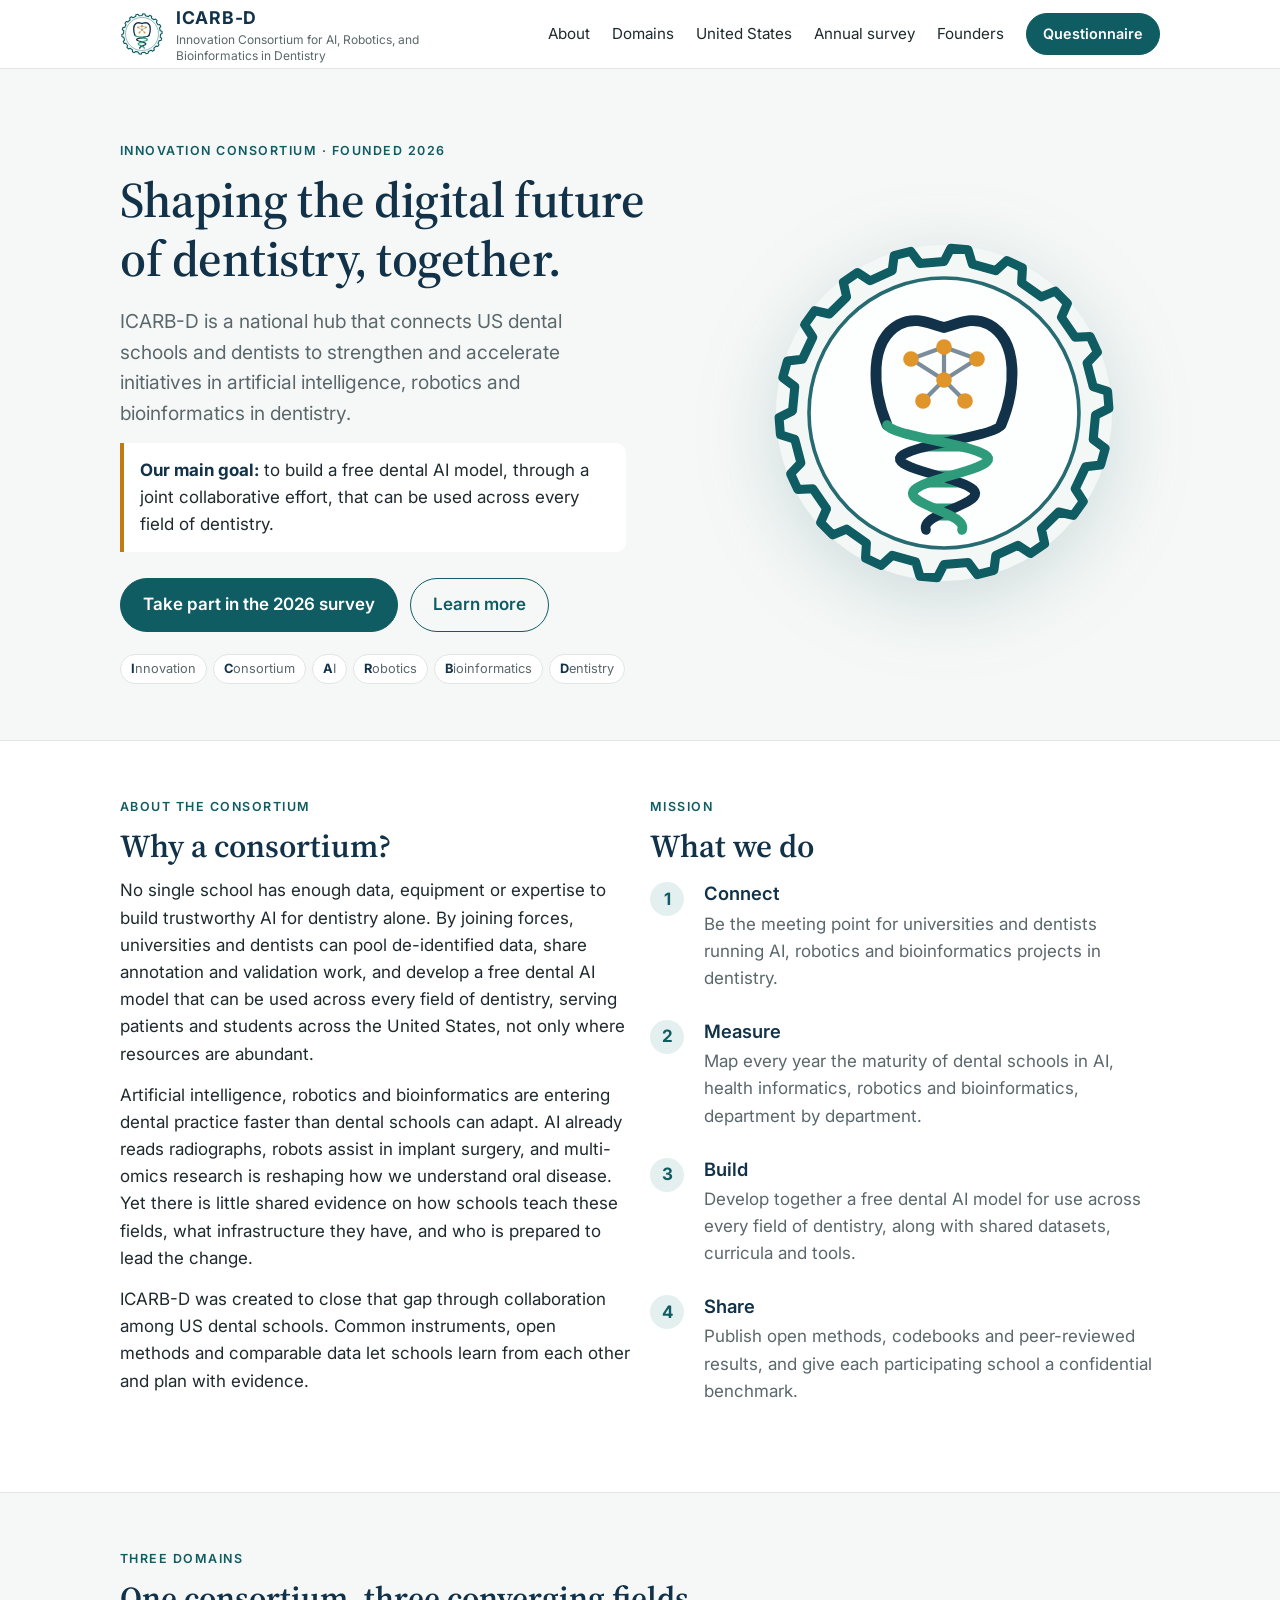
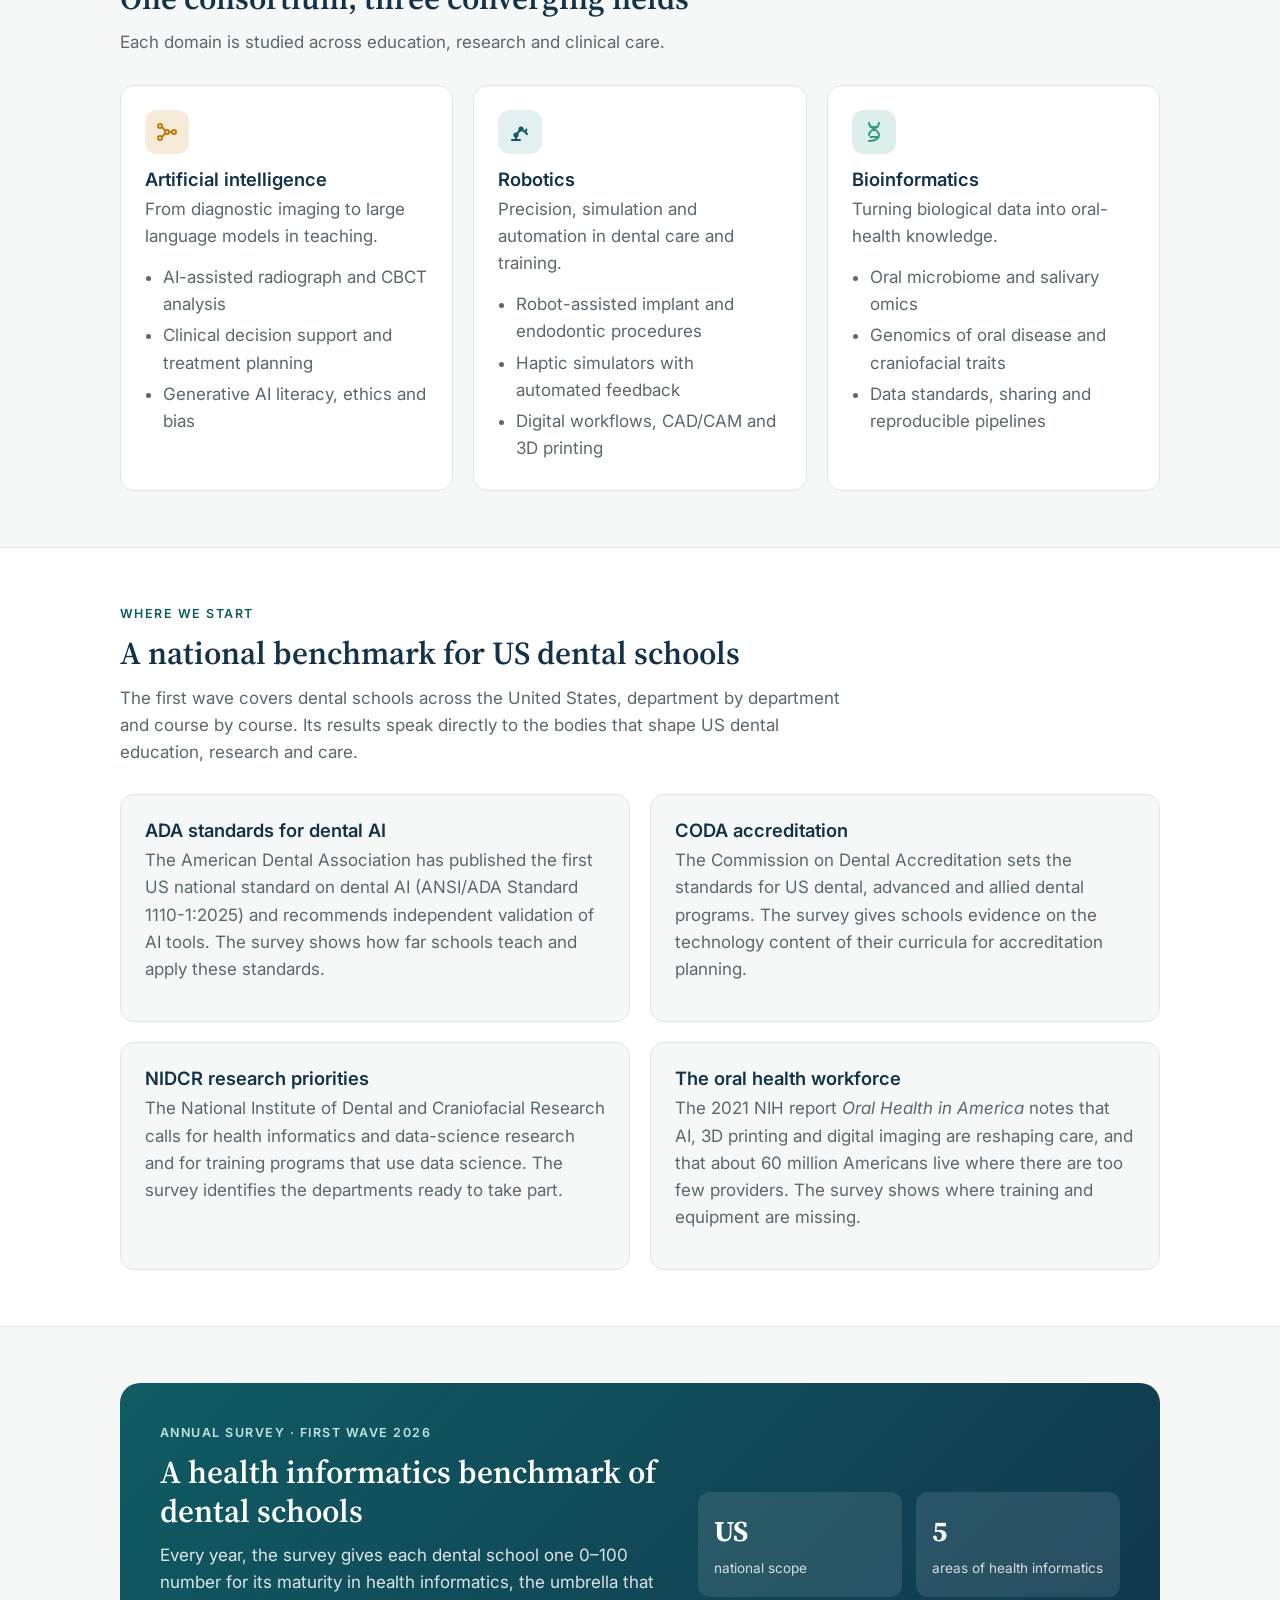
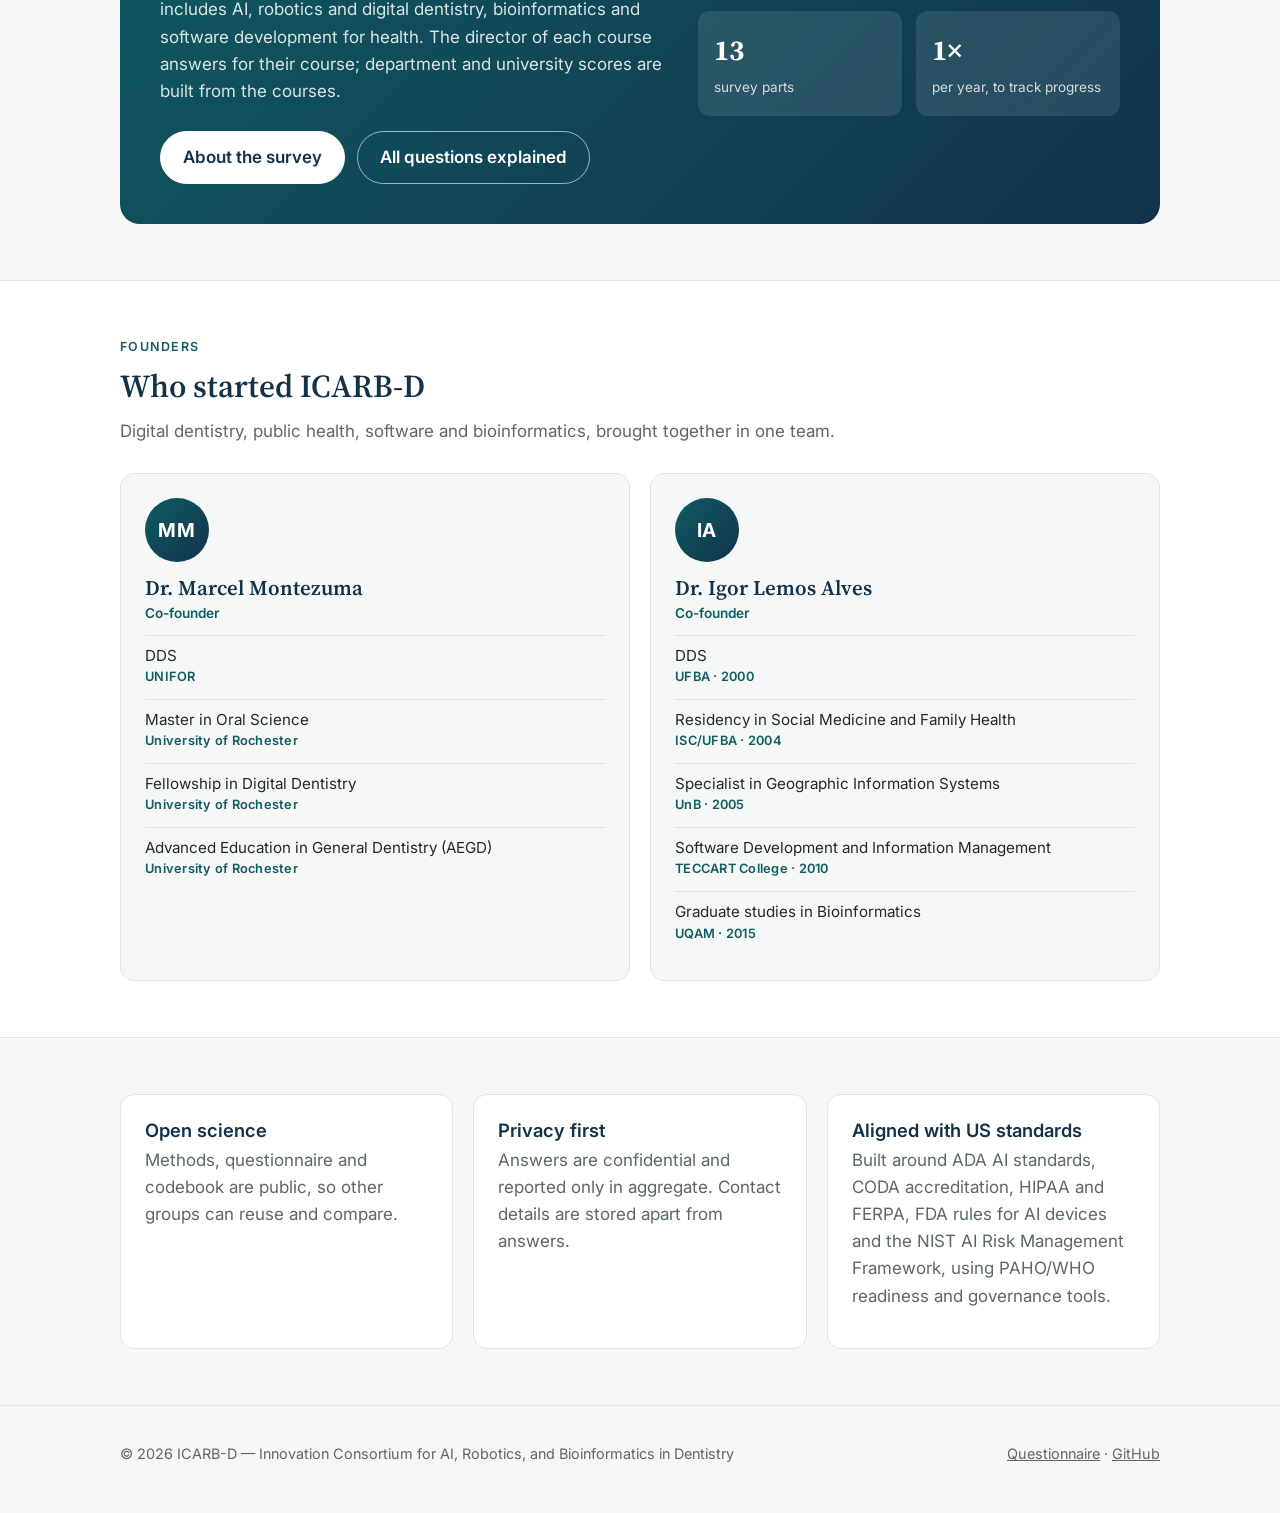
<file: index.html>
<!doctype html>
<html lang="en">
<head>
  <meta charset="utf-8" />
  <meta name="viewport" content="width=device-width, initial-scale=1" />
  <title>ICARB-D — Innovation Consortium for AI, Robotics, and Bioinformatics in Dentistry</title>
  <meta name="description" content="ICARB-D connects dental schools to measure, build and share artificial intelligence, robotics and bioinformatics in oral-health education, research and care." />
  <link rel="icon" type="image/svg+xml" href="assets/logo.svg" />
  <link rel="preconnect" href="https://fonts.googleapis.com" />
  <link rel="preconnect" href="https://fonts.gstatic.com" crossorigin />
  <link href="https://fonts.googleapis.com/css2?family=Inter:wght@400;600;700&family=Source+Serif+4:wght@600&display=swap" rel="stylesheet" />
  <link rel="stylesheet" href="assets/styles.css" />
</head>
<body>
  <header class="site-header">
    <nav class="wrap nav" aria-label="Main">
      <a class="brand" href="./">
        <img src="assets/logo.svg" alt="" />
        <span><strong>ICARB-D</strong><small>Innovation Consortium for AI, Robotics, and Bioinformatics in Dentistry</small></span>
      </a>
      <div class="nav-links">
        <a href="#about">About</a>
        <a href="#domains">Domains</a>
        <a href="#us">United States</a>
        <a href="#study">Annual survey</a>
        <a href="#founders">Founders</a>
        <a class="btn primary" href="form.html">Questionnaire</a>
      </div>
    </nav>
  </header>

  <main>
    <section class="hero">
      <div class="wrap hero-grid">
        <div>
          <div class="eyebrow">Innovation consortium · founded 2026</div>
          <h1>Shaping the digital future of dentistry, together.</h1>
          <p class="lead">ICARB-D is a national hub that connects US dental schools and dentists to strengthen and accelerate initiatives in artificial intelligence, robotics and bioinformatics in dentistry.</p>
          <p class="goal"><strong>Our main goal:</strong> to build a free dental AI model, through a joint collaborative effort, that can be used across every field of dentistry.</p>
          <div class="cta">
            <a class="btn primary" href="form.html">Take part in the 2026 survey</a>
            <a class="btn" href="#about">Learn more</a>
          </div>
          <div class="acronym" aria-label="Acronym">
            <span><b>I</b>nnovation</span><span><b>C</b>onsortium</span><span><b>A</b>I</span><span><b>R</b>obotics</span><span><b>B</b>ioinformatics</span><span><b>D</b>entistry</span>
          </div>
        </div>
        <img class="hero-logo" src="assets/logo.svg" alt="ICARB-D logo: a tooth with neural-network nodes in the crown and DNA-helix roots, inside a robotic gear" />
      </div>
    </section>

    <section id="about" class="alt">
      <div class="wrap grid-2">
        <div>
          <div class="eyebrow">About the consortium</div>
          <h2>Why a consortium?</h2>
          <p>No single school has enough data, equipment or expertise to build trustworthy AI for dentistry alone. By joining forces, universities and dentists can pool de-identified data, share annotation and validation work, and develop a free dental AI model that can be used across every field of dentistry, serving patients and students across the United States, not only where resources are abundant.</p>
          <p>Artificial intelligence, robotics and bioinformatics are entering dental practice faster than dental schools can adapt. AI already reads radiographs, robots assist in implant surgery, and multi-omics research is reshaping how we understand oral disease. Yet there is little shared evidence on how schools teach these fields, what infrastructure they have, and who is prepared to lead the change.</p>
          <p>ICARB-D was created to close that gap through collaboration among US dental schools. Common instruments, open methods and comparable data let schools learn from each other and plan with evidence.</p>
        </div>
        <div>
          <div class="eyebrow">Mission</div>
          <h2>What we do</h2>
          <ol class="steps">
            <li><div><h3>Connect</h3><p class="muted">Be the meeting point for universities and dentists running AI, robotics and bioinformatics projects in dentistry.</p></div></li>
            <li><div><h3>Measure</h3><p class="muted">Map every year the maturity of dental schools in AI, health informatics, robotics and bioinformatics, department by department.</p></div></li>
            <li><div><h3>Build</h3><p class="muted">Develop together a free dental AI model for use across every field of dentistry, along with shared datasets, curricula and tools.</p></div></li>
            <li><div><h3>Share</h3><p class="muted">Publish open methods, codebooks and peer-reviewed results, and give each participating school a confidential benchmark.</p></div></li>
          </ol>
        </div>
      </div>
    </section>

    <section id="domains">
      <div class="wrap">
        <div class="section-head">
          <div class="eyebrow">Three domains</div>
          <h2>One consortium, three converging fields</h2>
          <p class="muted">Each domain is studied across education, research and clinical care.</p>
        </div>
        <div class="grid-3">
          <article class="card">
            <div class="icon ai" aria-hidden="true"><svg viewBox="0 0 24 24" fill="none" stroke="currentColor" stroke-width="2" stroke-linecap="round"><circle cx="5" cy="6" r="2"/><circle cx="5" cy="18" r="2"/><circle cx="19" cy="12" r="2"/><circle cx="12" cy="12" r="2"/><path d="M7 6.8 10.3 11M7 17.2 10.3 13M14 12h3"/></svg></div>
            <h3>Artificial intelligence</h3>
            <p class="muted">From diagnostic imaging to large language models in teaching.</p>
            <ul>
              <li>AI-assisted radiograph and CBCT analysis</li>
              <li>Clinical decision support and treatment planning</li>
              <li>Generative AI literacy, ethics and bias</li>
            </ul>
          </article>
          <article class="card">
            <div class="icon rob" aria-hidden="true"><svg viewBox="0 0 24 24" fill="none" stroke="currentColor" stroke-width="2" stroke-linecap="round" stroke-linejoin="round"><path d="M4 20h8M8 20v-5l5-6 4 3"/><circle cx="8" cy="15" r="1.6"/><circle cx="13" cy="9" r="1.6"/><path d="M17 12l2 2M17 12l1.5-2.5"/></svg></div>
            <h3>Robotics</h3>
            <p class="muted">Precision, simulation and automation in dental care and training.</p>
            <ul>
              <li>Robot-assisted implant and endodontic procedures</li>
              <li>Haptic simulators with automated feedback</li>
              <li>Digital workflows, CAD/CAM and 3D printing</li>
            </ul>
          </article>
          <article class="card">
            <div class="icon bio" aria-hidden="true"><svg viewBox="0 0 24 24" fill="none" stroke="currentColor" stroke-width="2" stroke-linecap="round"><path d="M7 3c0 6 10 6 10 12s-10 6-10 6M17 3c0 6-10 6-10 12"/><path d="M8.5 7h7M8.5 17h7"/></svg></div>
            <h3>Bioinformatics</h3>
            <p class="muted">Turning biological data into oral-health knowledge.</p>
            <ul>
              <li>Oral microbiome and salivary omics</li>
              <li>Genomics of oral disease and craniofacial traits</li>
              <li>Data standards, sharing and reproducible pipelines</li>
            </ul>
          </article>
        </div>
      </div>
    </section>

    <section class="alt" id="us">
      <div class="wrap">
        <div class="section-head">
          <div class="eyebrow">Where we start</div>
          <h2>A national benchmark for US dental schools</h2>
          <p class="muted">The first wave covers dental schools across the United States, department by department and course by course. Its results speak directly to the bodies that shape US dental education, research and care.</p>
        </div>
        <div class="grid-2">
          <article class="card"><h3>ADA standards for dental AI</h3><p class="muted">The American Dental Association has published the first US national standard on dental AI (ANSI/ADA Standard 1110-1:2025) and recommends independent validation of AI tools. The survey shows how far schools teach and apply these standards.</p></article>
          <article class="card"><h3>CODA accreditation</h3><p class="muted">The Commission on Dental Accreditation sets the standards for US dental, advanced and allied dental programs. The survey gives schools evidence on the technology content of their curricula for accreditation planning.</p></article>
          <article class="card"><h3>NIDCR research priorities</h3><p class="muted">The National Institute of Dental and Craniofacial Research calls for health informatics and data-science research and for training programs that use data science. The survey identifies the departments ready to take part.</p></article>
          <article class="card"><h3>The oral health workforce</h3><p class="muted">The 2021 NIH report <em>Oral Health in America</em> notes that AI, 3D printing and digital imaging are reshaping care, and that about 60 million Americans live where there are too few providers. The survey shows where training and equipment are missing.</p></article>
        </div>
      </div>
    </section>

    <section id="study">
      <div class="wrap">
        <div class="feature">
          <div>
            <div class="eyebrow" style="color:#bfe3e5">Annual survey · first wave 2026</div>
            <h2>A health informatics benchmark of dental schools</h2>
            <p>Every year, the survey gives each dental school one 0–100 number for its maturity in health informatics, the umbrella that includes AI, robotics and digital dentistry, bioinformatics and software development for health. The director of each course answers for their course; department and university scores are built from the courses.</p>
            <div class="cta">
              <a class="btn primary" href="form.html">About the survey</a>
              <a class="btn" href="https://igoralves1.github.io/AI-assessment-DS-2026/#/questions">All questions explained</a>
            </div>
          </div>
          <div class="stats">
            <div class="stat"><b>US</b><span>national scope</span></div>
            <div class="stat"><b>5</b><span>areas of health informatics</span></div>
            <div class="stat"><b>13</b><span>survey parts</span></div>
            <div class="stat"><b>1×</b><span>per year, to track progress</span></div>
          </div>
        </div>
      </div>
    </section>

    <section id="founders" class="alt">
      <div class="wrap">
        <div class="section-head">
          <div class="eyebrow">Founders</div>
          <h2>Who started ICARB-D</h2>
          <p class="muted">Digital dentistry, public health, software and bioinformatics, brought together in one team.</p>
        </div>
        <div class="founders-grid">
          <article class="card founder">
            <div class="avatar" aria-hidden="true">MM</div>
            <div>
              <h3>Dr. Marcel Montezuma</h3>
              <p class="role">Co-founder</p>
              <ul class="credentials">
                <li><span>DDS</span><span class="where">UNIFOR</span></li>
                <li><span>Master in Oral Science</span><span class="where">University of Rochester</span></li>
                <li><span>Fellowship in Digital Dentistry</span><span class="where">University of Rochester</span></li>
                <li><span>Advanced Education in General Dentistry (AEGD)</span><span class="where">University of Rochester</span></li>
              </ul>
            </div>
          </article>
          <article class="card founder">
            <div class="avatar" aria-hidden="true">IA</div>
            <div>
              <h3>Dr. Igor Lemos Alves</h3>
              <p class="role">Co-founder</p>
              <ul class="credentials">
                <li><span>DDS</span><span class="where">UFBA · 2000</span></li>
                <li><span>Residency in Social Medicine and Family Health</span><span class="where">ISC/UFBA · 2004</span></li>
                <li><span>Specialist in Geographic Information Systems</span><span class="where">UnB · 2005</span></li>
                <li><span>Software Development and Information Management</span><span class="where">TECCART College · 2010</span></li>
                <li><span>Graduate studies in Bioinformatics</span><span class="where">UQAM · 2015</span></li>
              </ul>
            </div>
          </article>
        </div>
      </div>
    </section>

    <section>
      <div class="wrap grid-3">
        <div class="card"><h3>Open science</h3><p class="muted">Methods, questionnaire and codebook are public, so other groups can reuse and compare.</p></div>
        <div class="card"><h3>Privacy first</h3><p class="muted">Answers are confidential and reported only in aggregate. Contact details are stored apart from answers.</p></div>
        <div class="card"><h3>Aligned with US standards</h3><p class="muted">Built around ADA AI standards, CODA accreditation, HIPAA and FERPA, FDA rules for AI devices and the NIST AI Risk Management Framework, using PAHO/WHO readiness and governance tools.</p></div>
      </div>
    </section>
  </main>

  <footer>
    <div class="wrap footer-grid">
      <div>© 2026 ICARB-D — Innovation Consortium for AI, Robotics, and Bioinformatics in Dentistry</div>
      <div><a href="form.html">Questionnaire</a> · <a href="https://github.com/igoralves1/ICARB-D">GitHub</a></div>
    </div>
  </footer>
</body>
</html>
</file>
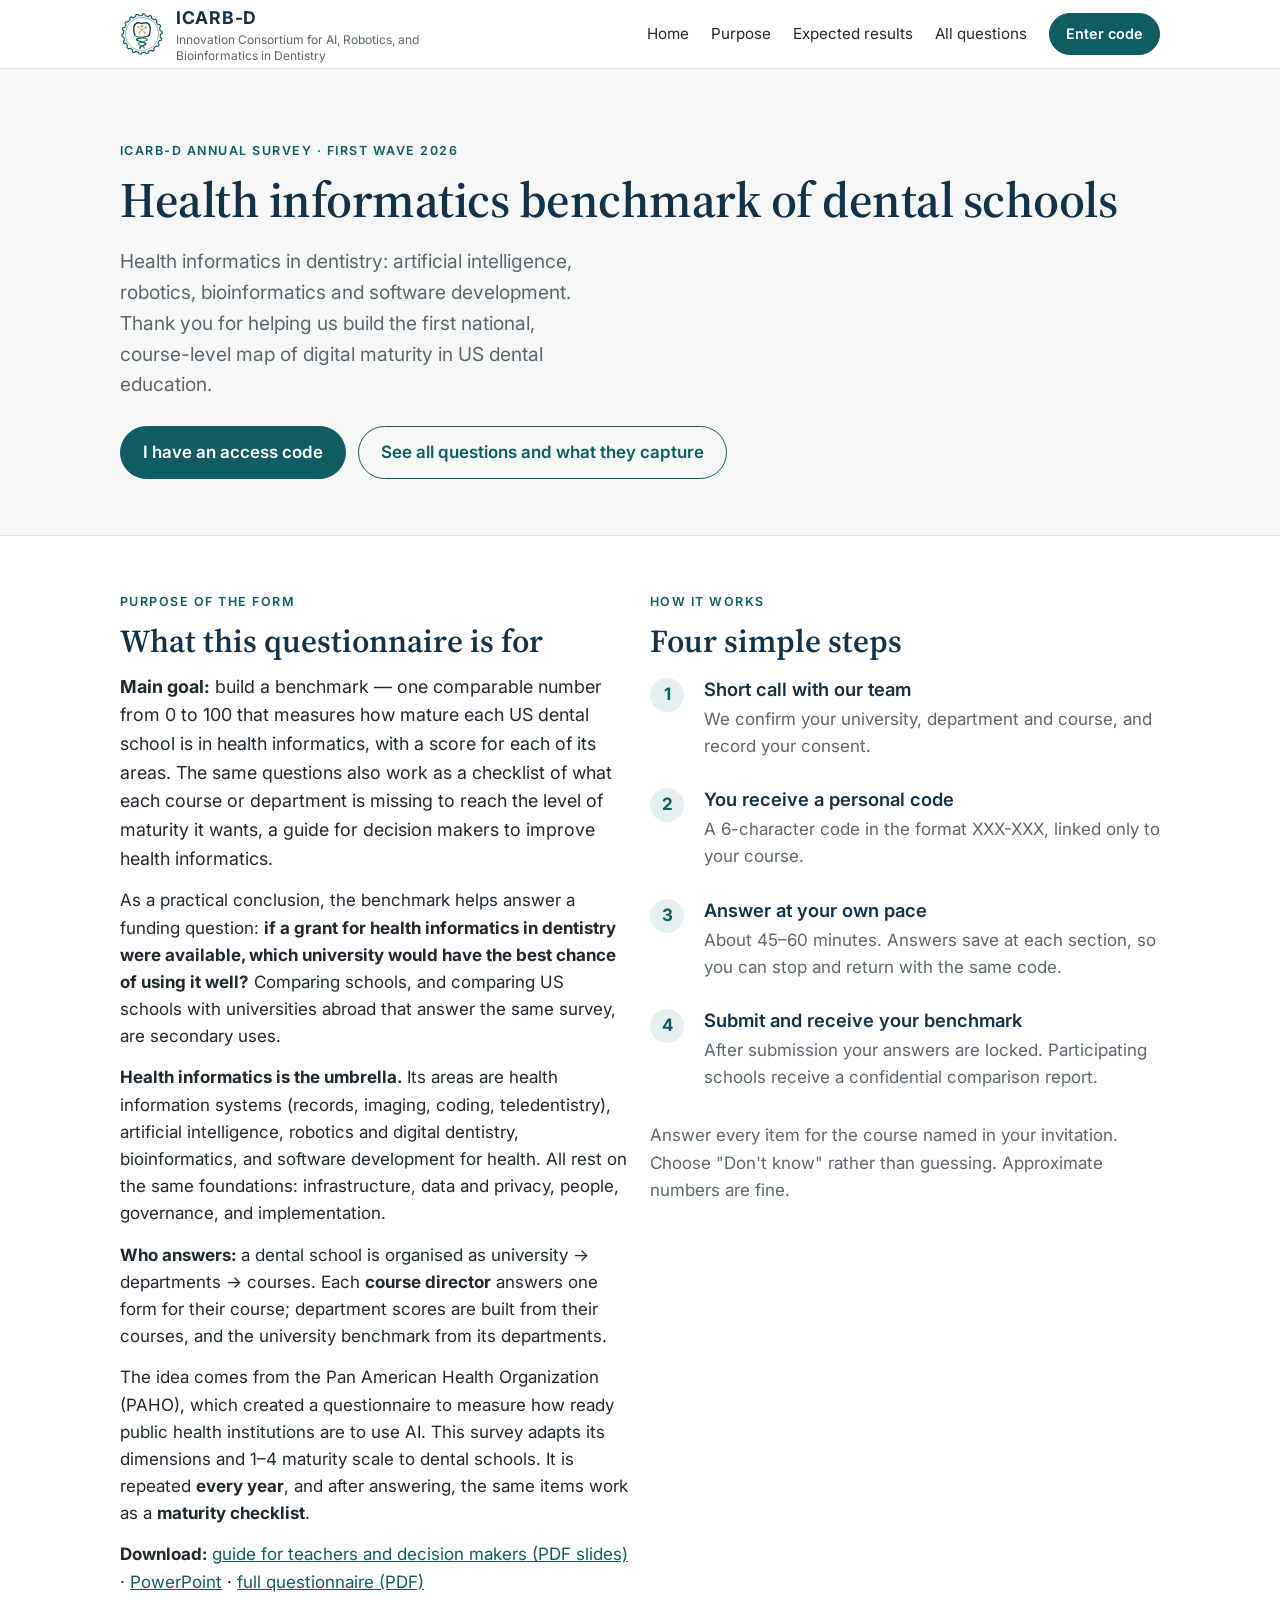
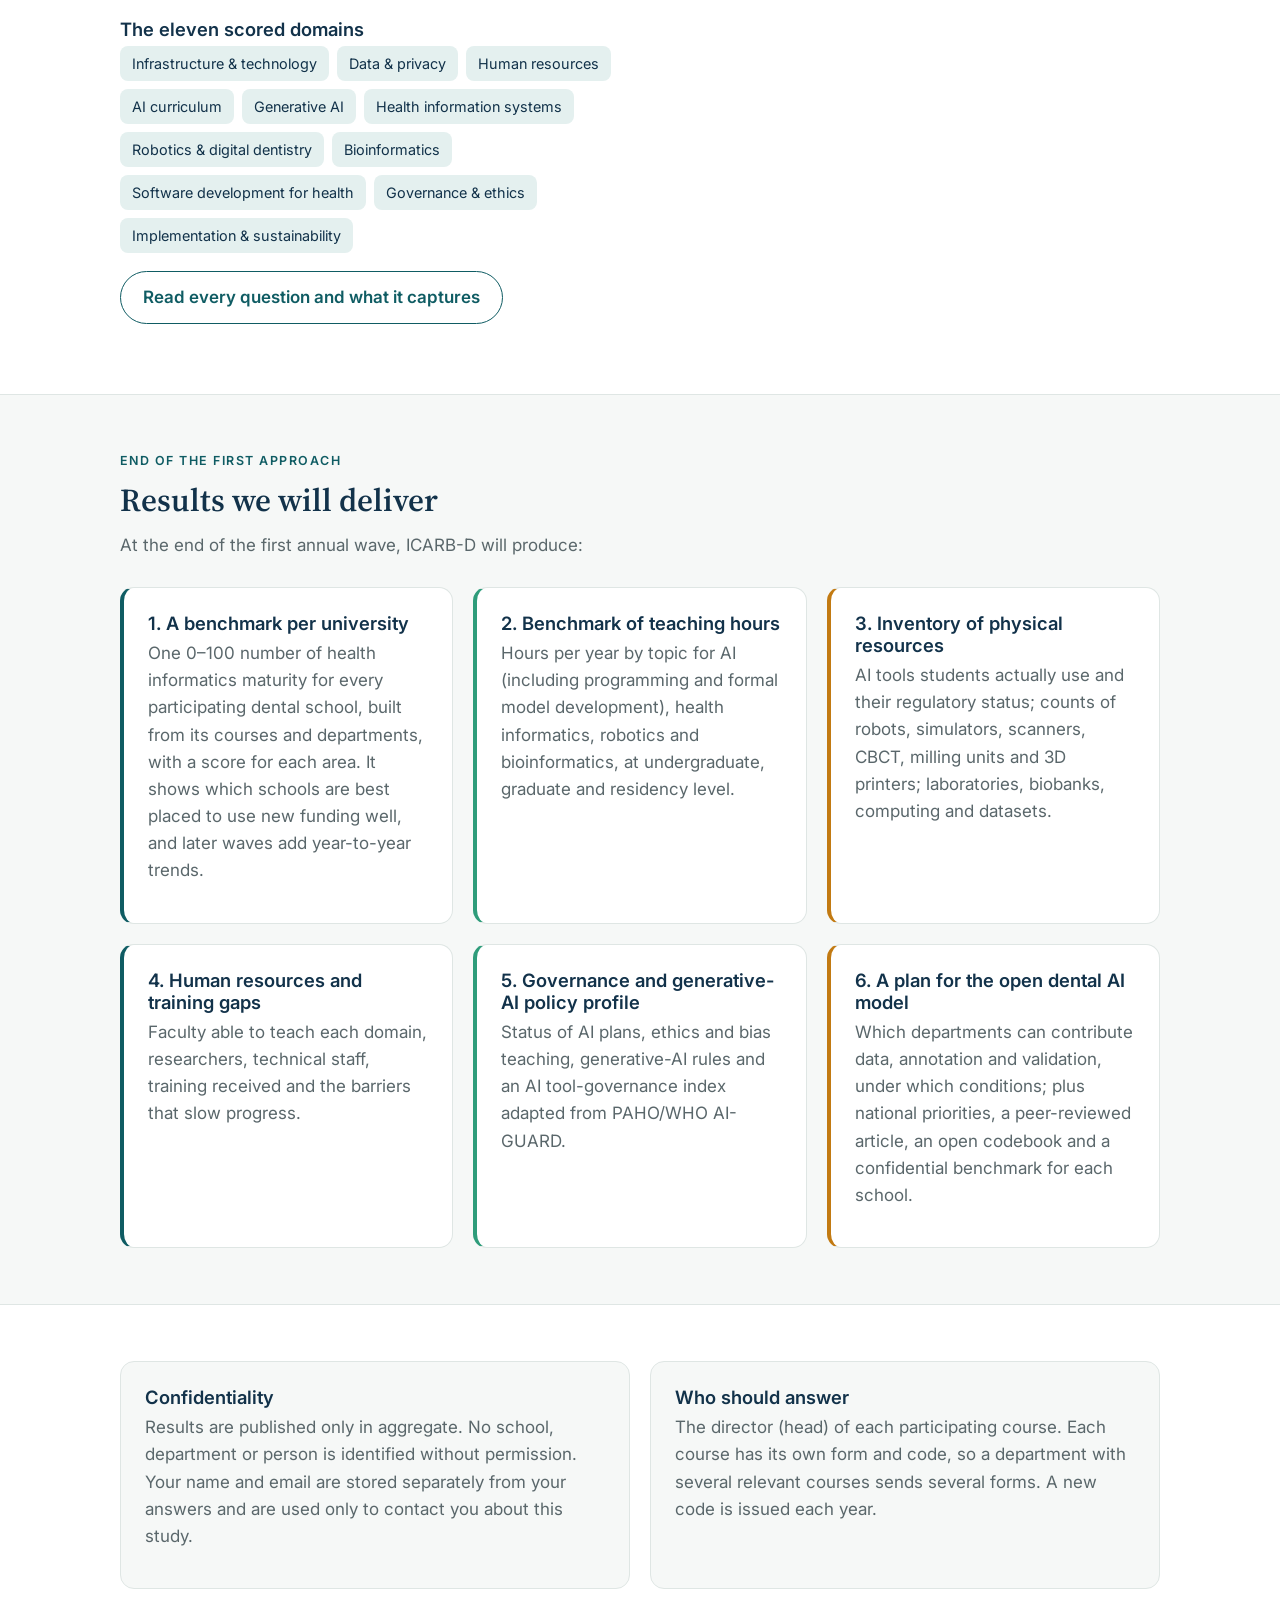
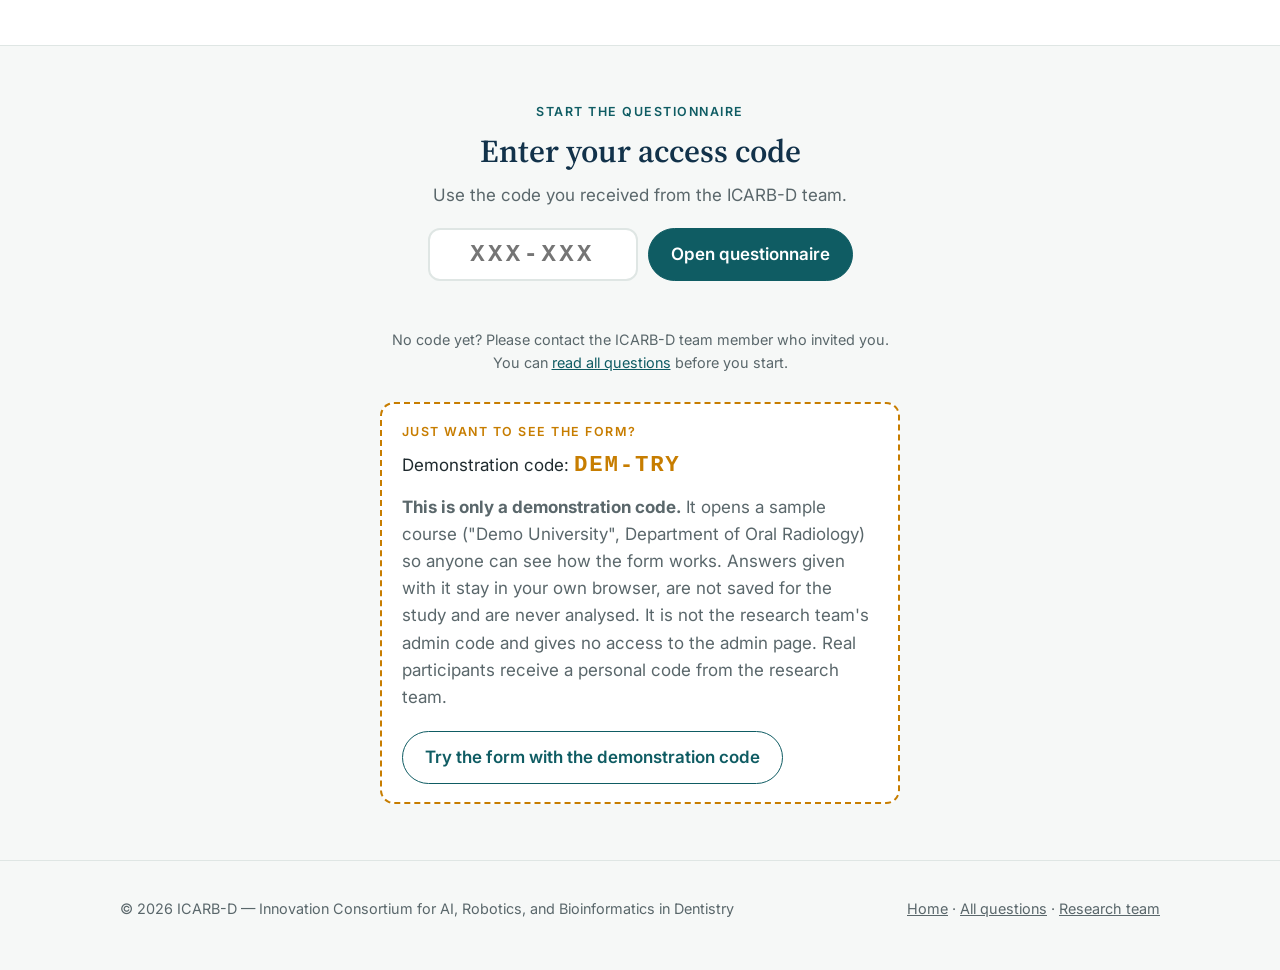
<file: form.html>
<!doctype html>
<html lang="en">
<head>
  <meta charset="utf-8" />
  <meta name="viewport" content="width=device-width, initial-scale=1" />
  <title>Annual Survey — ICARB-D</title>
  <meta name="description" content="Purpose of the ICARB-D annual survey of dental school departments and courses (AI, health informatics, robotics, bioinformatics), every question explained, and the results expected from the first wave." />
  <link rel="icon" type="image/svg+xml" href="assets/logo.svg" />
  <link rel="preconnect" href="https://fonts.googleapis.com" />
  <link rel="preconnect" href="https://fonts.gstatic.com" crossorigin />
  <link href="https://fonts.googleapis.com/css2?family=Inter:wght@400;600;700&family=Source+Serif+4:wght@600&display=swap" rel="stylesheet" />
  <link rel="stylesheet" href="assets/styles.css" />
</head>
<body>
  <header class="site-header">
    <nav class="wrap nav" aria-label="Main">
      <a class="brand" href="./">
        <img src="assets/logo.svg" alt="" />
        <span><strong>ICARB-D</strong><small>Innovation Consortium for AI, Robotics, and Bioinformatics in Dentistry</small></span>
      </a>
      <div class="nav-links">
        <a href="./">Home</a>
        <a href="#purpose">Purpose</a>
        <a href="#results">Expected results</a>
        <a href="https://igoralves1.github.io/AI-assessment-DS-2026/#/questions">All questions</a>
        <a class="btn primary" href="#access">Enter code</a>
      </div>
    </nav>
  </header>

  <main>
    <section class="hero">
      <div class="wrap">
        <div class="eyebrow">ICARB-D annual survey · first wave 2026</div>
        <h1>Health informatics benchmark of dental schools</h1>
        <p class="lead">Health informatics in dentistry: artificial intelligence, robotics, bioinformatics and software development. Thank you for helping us build the first national, course-level map of digital maturity in US dental education.</p>
        <div class="cta">
          <a class="btn primary" href="#access">I have an access code</a>
          <a class="btn" href="https://igoralves1.github.io/AI-assessment-DS-2026/#/questions">See all questions and what they capture</a>
        </div>
      </div>
    </section>

    <section id="purpose" class="alt">
      <div class="wrap grid-2">
        <div>
          <div class="eyebrow">Purpose of the form</div>
          <h2>What this questionnaire is for</h2>
          <p class="lead" style="font-size:1.12rem"><strong>Main goal:</strong> build a benchmark — one comparable number from 0 to 100 that measures how mature each US dental school is in health informatics, with a score for each of its areas. The same questions also work as a checklist of what each course or department is missing to reach the level of maturity it wants, a guide for decision makers to improve health informatics.</p>
          <p>As a practical conclusion, the benchmark helps answer a funding question: <strong>if a grant for health informatics in dentistry were available, which university would have the best chance of using it well?</strong> Comparing schools, and comparing US schools with universities abroad that answer the same survey, are secondary uses.</p>
          <p><strong>Health informatics is the umbrella.</strong> Its areas are health information systems (records, imaging, coding, teledentistry), artificial intelligence, robotics and digital dentistry, bioinformatics, and software development for health. All rest on the same foundations: infrastructure, data and privacy, people, governance, and implementation.</p>
          <p><strong>Who answers:</strong> a dental school is organised as university → departments → courses. Each <strong>course director</strong> answers one form for their course; department scores are built from their courses, and the university benchmark from its departments.</p>
          <p>The idea comes from the Pan American Health Organization (PAHO), which created a questionnaire to measure how ready public health institutions are to use AI. This survey adapts its dimensions and 1–4 maturity scale to dental schools. It is repeated <strong>every year</strong>, and after answering, the same items work as a <strong>maturity checklist</strong>.</p>
          <p><strong>Download:</strong> <a href="https://igoralves1.github.io/AI-assessment-DS-2026/downloads/ICARB-D-Survey-Teacher-Slides.pdf" download>guide for teachers and decision makers (PDF slides)</a> · <a href="https://igoralves1.github.io/AI-assessment-DS-2026/downloads/ICARB-D-Survey-Teacher-Slides.pptx" download>PowerPoint</a> · <a href="https://igoralves1.github.io/AI-assessment-DS-2026/downloads/ICARB-D-Annual-Survey-Dental-Schools.pdf" download>full questionnaire (PDF)</a></p>
          <h3 style="margin-top:22px">The eleven scored domains</h3>
          <div class="domains">
            <span>Infrastructure &amp; technology</span><span>Data &amp; privacy</span><span>Human resources</span><span>AI curriculum</span><span>Generative AI</span><span>Health information systems</span><span>Robotics &amp; digital dentistry</span><span>Bioinformatics</span><span>Software development for health</span><span>Governance &amp; ethics</span><span>Implementation &amp; sustainability</span>
          </div>
          <p style="margin-top:18px"><a class="btn" href="https://igoralves1.github.io/AI-assessment-DS-2026/#/questions">Read every question and what it captures</a></p>
        </div>
        <div>
          <div class="eyebrow">How it works</div>
          <h2>Four simple steps</h2>
          <ol class="steps">
            <li><div><h3>Short call with our team</h3><p class="muted">We confirm your university, department and course, and record your consent.</p></div></li>
            <li><div><h3>You receive a personal code</h3><p class="muted">A 6-character code in the format XXX-XXX, linked only to your course.</p></div></li>
            <li><div><h3>Answer at your own pace</h3><p class="muted">About 45–60 minutes. Answers save at each section, so you can stop and return with the same code.</p></div></li>
            <li><div><h3>Submit and receive your benchmark</h3><p class="muted">After submission your answers are locked. Participating schools receive a confidential comparison report.</p></div></li>
          </ol>
          <p class="muted" style="margin-top:16px">Answer every item for the course named in your invitation. Choose "Don't know" rather than guessing. Approximate numbers are fine.</p>
        </div>
      </div>
    </section>

    <section id="results">
      <div class="wrap">
        <div class="section-head">
          <div class="eyebrow">End of the first approach</div>
          <h2>Results we will deliver</h2>
          <p class="muted">At the end of the first annual wave, ICARB-D will produce:</p>
        </div>
        <div class="grid-3">
          <article class="card result"><h3>1. A benchmark per university</h3><p class="muted">One 0–100 number of health informatics maturity for every participating dental school, built from its courses and departments, with a score for each area. It shows which schools are best placed to use new funding well, and later waves add year-to-year trends.</p></article>
          <article class="card result"><h3>2. Benchmark of teaching hours</h3><p class="muted">Hours per year by topic for AI (including programming and formal model development), health informatics, robotics and bioinformatics, at undergraduate, graduate and residency level.</p></article>
          <article class="card result"><h3>3. Inventory of physical resources</h3><p class="muted">AI tools students actually use and their regulatory status; counts of robots, simulators, scanners, CBCT, milling units and 3D printers; laboratories, biobanks, computing and datasets.</p></article>
          <article class="card result"><h3>4. Human resources and training gaps</h3><p class="muted">Faculty able to teach each domain, researchers, technical staff, training received and the barriers that slow progress.</p></article>
          <article class="card result"><h3>5. Governance and generative-AI policy profile</h3><p class="muted">Status of AI plans, ethics and bias teaching, generative-AI rules and an AI tool-governance index adapted from PAHO/WHO AI-GUARD.</p></article>
          <article class="card result"><h3>6. A plan for the open dental AI model</h3><p class="muted">Which departments can contribute data, annotation and validation, under which conditions; plus national priorities, a peer-reviewed article, an open codebook and a confidential benchmark for each school.</p></article>
        </div>
      </div>
    </section>

    <section class="alt">
      <div class="wrap grid-2">
        <div class="card">
          <h3>Confidentiality</h3>
          <p class="muted">Results are published only in aggregate. No school, department or person is identified without permission. Your name and email are stored separately from your answers and are used only to contact you about this study.</p>
        </div>
        <div class="card">
          <h3>Who should answer</h3>
          <p class="muted">The director (head) of each participating course. Each course has its own form and code, so a department with several relevant courses sends several forms. A new code is issued each year.</p>
        </div>
      </div>
    </section>

    <section id="access">
      <div class="wrap access">
        <div class="eyebrow">Start the questionnaire</div>
        <h2>Enter your access code</h2>
        <p class="muted">Use the code you received from the ICARB-D team.</p>
        <form class="code-row" id="code-form" novalidate>
          <label for="code" style="position:absolute;left:-9999px">Access code</label>
          <input id="code" placeholder="XXX-XXX" maxlength="7" autocomplete="off" autocapitalize="characters" spellcheck="false" />
          <button class="btn primary" type="submit">Open questionnaire</button>
        </form>
        <p class="error" id="code-error" role="alert"></p>
        <p class="muted" style="font-size:.9rem">No code yet? Please contact the ICARB-D team member who invited you. You can <a href="https://igoralves1.github.io/AI-assessment-DS-2026/#/questions">read all questions</a> before you start.</p>
        <div class="demo-box">
          <div class="eyebrow">Just want to see the form?</div>
          <p>Demonstration code: <span class="demo-code">DEM-TRY</span></p>
          <p class="muted"><strong>This is only a demonstration code.</strong> It opens a sample course ("Demo University", Department of Oral Radiology) so anyone can see how the form works. Answers given with it stay in your own browser, are not saved for the study and are never analysed. It is not the research team's admin code and gives no access to the admin page. Real participants receive a personal code from the research team.</p>
          <a class="btn" href="https://igoralves1.github.io/AI-assessment-DS-2026/#/?code=DEM-TRY">Try the form with the demonstration code</a>
        </div>
      </div>
    </section>
  </main>

  <footer>
    <div class="wrap footer-grid">
      <div>© 2026 ICARB-D — Innovation Consortium for AI, Robotics, and Bioinformatics in Dentistry</div>
      <div><a href="./">Home</a> · <a href="https://igoralves1.github.io/AI-assessment-DS-2026/#/questions">All questions</a> · <a id="admin-link" href="#">Research team</a></div>
    </div>
  </footer>

  <script>
    // The questionnaire app lives in its own repository (AI-assessment-DS-2026).
    const QUESTIONNAIRE_URL = 'https://igoralves1.github.io/AI-assessment-DS-2026/'
    const PATTERN = /^[A-HJKMNP-Z2-9]{3}-[A-HJKMNP-Z2-9]{3}$/
    const input = document.getElementById('code')
    const error = document.getElementById('code-error')

    function normalize(v) {
      const raw = v.toUpperCase().replace(/[^A-Z0-9]/g, '').slice(0, 6)
      return raw.length > 3 ? raw.slice(0, 3) + '-' + raw.slice(3) : raw
    }
    input.addEventListener('input', () => { input.value = normalize(input.value); error.textContent = '' })
    document.getElementById('code-form').addEventListener('submit', (e) => {
      e.preventDefault()
      if (!PATTERN.test(input.value)) {
        error.textContent = 'Enter the 6-character code you received, for example K7P-3MX.'
        return
      }
      window.location.href = QUESTIONNAIRE_URL + '#/?code=' + encodeURIComponent(input.value)
    })
    document.getElementById('admin-link').href = QUESTIONNAIRE_URL + '#/admin'
  </script>
</body>
</html>
</file>
<file: assets/styles.css>
:root {
  --bg: #f6f8f7;
  --surface: #ffffff;
  --ink: #12324a;
  --text: #1f2a2e;
  --muted: #5a676b;
  --border: #dfe6e4;
  --teal: #0f5c63;
  --teal-soft: #e4f0ef;
  --green: #2e9c7a;
  --amber: #c27a12;
  --radius: 14px;
  color-scheme: light;
}
@media (prefers-color-scheme: dark) {
  :root {
    --bg: #0f1517;
    --surface: #172024;
    --ink: #e3eef0;
    --text: #dfe7e9;
    --muted: #9fb0b4;
    --border: #2a383c;
    --teal: #5fb7bd;
    --teal-soft: #19302f;
    --green: #6fcfa9;
    --amber: #e8a94e;
    color-scheme: dark;
  }
}

* { box-sizing: border-box; }
html { scroll-behavior: smooth; }
body {
  margin: 0;
  background: var(--bg);
  color: var(--text);
  font: 17px/1.6 "Inter", system-ui, -apple-system, "Segoe UI", Roboto, sans-serif;
}
h1, h2, h3 { color: var(--ink); line-height: 1.2; font-family: "Source Serif 4", Georgia, serif; font-weight: 600; }
h1 { font-size: clamp(2rem, 4.5vw, 3.1rem); margin: 0 0 16px; letter-spacing: -.01em; }
h2 { font-size: clamp(1.5rem, 3vw, 2rem); margin: 0 0 12px; }
h3 { font-size: 1.15rem; margin: 0 0 6px; font-family: inherit; }
a { color: var(--teal); }
p { margin: 0 0 14px; }
.wrap { max-width: 1080px; margin: 0 auto; padding: 0 20px; }
.muted { color: var(--muted); }
.eyebrow { font-size: .78rem; font-weight: 600; letter-spacing: .12em; text-transform: uppercase; color: var(--teal); margin-bottom: 10px; }

/* header */
.site-header { background: var(--surface); border-bottom: 1px solid var(--border); position: sticky; top: 0; z-index: 10; }
.nav { display: flex; align-items: center; justify-content: space-between; min-height: 68px; gap: 16px; }
.brand { display: flex; align-items: center; gap: 12px; text-decoration: none; color: var(--ink); }
.brand img { width: 44px; height: 44px; }
.brand strong { display: block; font-size: 1.1rem; letter-spacing: .04em; }
.brand small { display: block; color: var(--muted); font-size: .75rem; line-height: 1.3; max-width: 260px; }
.nav-links { display: flex; gap: 22px; align-items: center; }
.nav-links a { color: var(--text); text-decoration: none; font-size: .95rem; }
.nav-links a:hover { color: var(--teal); }

.btn { display: inline-flex; align-items: center; gap: 8px; padding: 12px 22px; border-radius: 999px; font-weight: 600; text-decoration: none; border: 1.5px solid var(--teal); color: var(--teal); background: transparent; cursor: pointer; font: inherit; font-weight: 600; }
.btn.primary { background: var(--teal); color: var(--surface); }
.btn:hover { filter: brightness(1.08); }
.nav .btn { padding: 8px 16px; font-size: .9rem; }

/* hero */
.hero { padding: 72px 0 56px; }
.hero-grid { display: grid; grid-template-columns: 1.3fr 1fr; gap: 48px; align-items: center; }
.hero .lead { font-size: 1.2rem; color: var(--muted); max-width: 40ch; }
.hero-logo { width: 100%; max-width: 360px; justify-self: center; filter: drop-shadow(0 18px 40px rgba(15, 92, 99, .18)); }
.cta { display: flex; gap: 12px; flex-wrap: wrap; margin-top: 26px; }
.acronym { display: flex; gap: 6px; flex-wrap: wrap; margin-top: 22px; }
.acronym span { font-size: .8rem; color: var(--muted); border: 1px solid var(--border); border-radius: 999px; padding: 4px 10px; background: var(--surface); }
.acronym b { color: var(--ink); }

section { padding: 56px 0; scroll-margin-top: 68px; }
section.alt { background: var(--surface); border-top: 1px solid var(--border); border-bottom: 1px solid var(--border); }
.section-head { max-width: 720px; margin-bottom: 28px; }

/* cards */
.grid-3 { display: grid; grid-template-columns: repeat(3, 1fr); gap: 20px; }
.grid-2 { display: grid; grid-template-columns: repeat(2, 1fr); gap: 20px; }
.card { background: var(--surface); border: 1px solid var(--border); border-radius: var(--radius); padding: 24px; }
section.alt .card { background: var(--bg); }
.card .icon { width: 44px; height: 44px; border-radius: 12px; display: grid; place-items: center; margin-bottom: 14px; }
.card .icon svg { width: 24px; height: 24px; }
.icon.ai { background: color-mix(in srgb, var(--amber) 16%, transparent); color: var(--amber); }
.icon.rob { background: var(--teal-soft); color: var(--teal); }
.icon.bio { background: color-mix(in srgb, var(--green) 16%, transparent); color: var(--green); }
.card ul { padding-left: 18px; margin: 8px 0 0; color: var(--muted); }
.card li { margin-bottom: 4px; }

/* countries */
.countries { display: flex; flex-wrap: wrap; gap: 10px; }
.country { padding: 10px 18px; border-radius: 999px; background: var(--surface); border: 1px solid var(--border); font-weight: 600; color: var(--ink); }

/* project feature */
.feature { display: grid; grid-template-columns: 1.2fr 1fr; gap: 32px; align-items: center; background: linear-gradient(135deg, var(--teal) 0%, #12324a 100%); color: #fff; border-radius: 20px; padding: 40px; }
.feature h2, .feature h3 { color: #fff; }
.feature p { color: rgba(255, 255, 255, .85); }
.feature .btn.primary { background: #fff; color: #12324a; border-color: #fff; }
.feature .btn { color: #fff; border-color: rgba(255, 255, 255, .6); }
.stats { display: grid; grid-template-columns: repeat(2, 1fr); gap: 14px; }
.stat { background: rgba(255, 255, 255, .1); border-radius: 12px; padding: 16px; }
.stat b { display: block; font-size: 1.8rem; font-family: "Source Serif 4", Georgia, serif; }
.stat span { font-size: .85rem; color: rgba(255, 255, 255, .8); }

/* steps and lists */
.steps { counter-reset: s; display: grid; gap: 14px; padding: 0; list-style: none; }
.steps li { counter-increment: s; display: grid; grid-template-columns: 40px 1fr; gap: 14px; align-items: start; }
.steps li::before { content: counter(s); width: 34px; height: 34px; border-radius: 50%; background: var(--teal-soft); color: var(--teal); display: grid; place-items: center; font-weight: 700; }
.result { border-left: 4px solid var(--teal); }
.result:nth-child(3n+2) { border-left-color: var(--green); }
.result:nth-child(3n+3) { border-left-color: var(--amber); }
.domains { display: flex; flex-wrap: wrap; gap: 8px; }
.domains span { background: var(--teal-soft); color: var(--ink); border-radius: 8px; padding: 6px 12px; font-size: .9rem; }

/* access box */
.access { max-width: 560px; margin: 0 auto; text-align: center; }
.code-row { display: flex; gap: 10px; justify-content: center; flex-wrap: wrap; margin: 18px 0 8px; }
.code-row input { font: 600 1.5rem ui-monospace, Menlo, monospace; letter-spacing: .14em; text-align: center; width: 210px; padding: 10px; border-radius: 12px; border: 2px solid var(--border); background: var(--surface); color: var(--text); text-transform: uppercase; }
.code-row input:focus { outline: 2px solid var(--teal); outline-offset: 2px; }
.error { color: #b42318; min-height: 1.5em; }

footer { padding: 36px 0 48px; color: var(--muted); font-size: .9rem; border-top: 1px solid var(--border); }
.footer-grid { display: flex; justify-content: space-between; gap: 20px; flex-wrap: wrap; }
footer a { color: var(--muted); }

@media (max-width: 860px) {
  .hero { padding: 40px 0; }
  .hero-grid, .feature, .grid-2 { grid-template-columns: 1fr; }
  .hero-logo { max-width: 220px; order: -1; }
  .grid-3 { grid-template-columns: 1fr; }
  .nav-links a:not(.btn) { display: none; }
  .brand small { display: none; }
  .feature { padding: 26px; }
}

/* founders */
.founders-grid { display: grid; grid-template-columns: repeat(auto-fit, minmax(290px, 1fr)); gap: 20px; }
.founder { display: flex; flex-direction: column; gap: 14px; }
.avatar { flex: none; width: 64px; height: 64px; border-radius: 50%; display: grid; place-items: center; font-weight: 700; font-size: 1.2rem; letter-spacing: .04em; color: #fff; background: linear-gradient(135deg, var(--teal), #12324a); }
.founder h3 { font-family: "Source Serif 4", Georgia, serif; font-size: 1.3rem; margin-bottom: 2px; }
.founder .role { color: var(--teal); font-size: .85rem; font-weight: 600; margin-bottom: 10px; }
.card .credentials { list-style: none; padding: 0; margin: 0; }
.credentials li { display: flex; flex-direction: column; gap: 2px; padding: 9px 0; border-top: 1px solid var(--border); color: var(--text); font-size: .95rem; line-height: 1.4; }
.credentials .where { font-size: .8rem; font-weight: 600; letter-spacing: .02em; color: var(--teal); }

.goal { margin-top: 14px; padding: 14px 16px; border-left: 4px solid var(--amber); background: var(--surface); border-radius: 0 10px 10px 0; max-width: 46ch; color: var(--text); }
.goal strong { color: var(--ink); }

/* Public demonstration code */
.demo-box { margin: 28px auto 0; padding: 18px 20px; border: 2px dashed #c77d00; border-radius: 14px; background: var(--surface); text-align: left; }
.demo-box .eyebrow { color: #c77d00; }
.demo-code { font: 700 1.4rem ui-monospace, Menlo, monospace; letter-spacing: .08em; color: #c77d00; }
.demo-box .btn { margin-top: 6px; }
</file>
